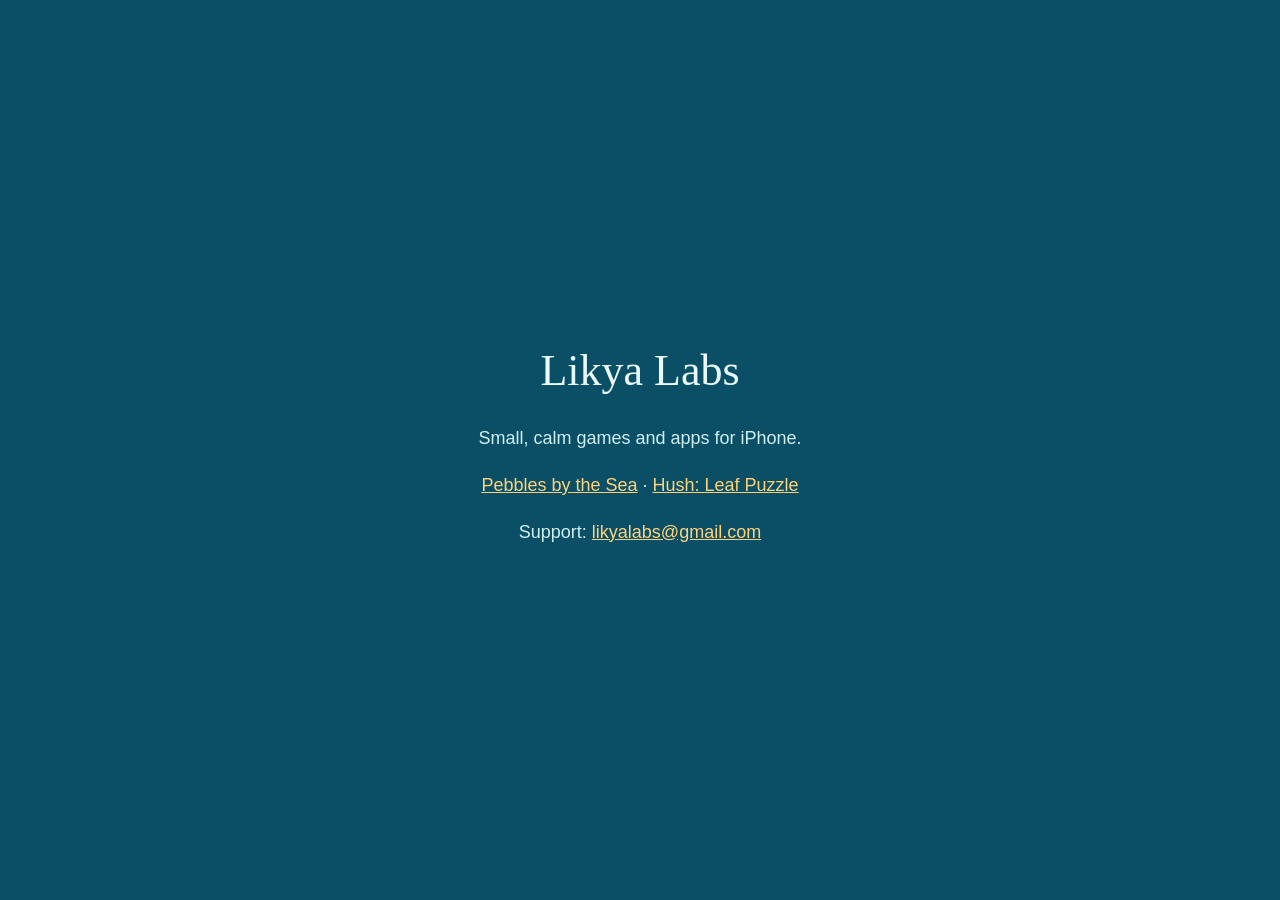
<file: index.html>
<!doctype html>
<html lang="en"><head><meta charset="utf-8"><meta name="viewport" content="width=device-width, initial-scale=1">
<title>Likya Labs</title>
<style>body{margin:0;background:#0a4f66;color:#e9fbff;font:18px/1.6 -apple-system,BlinkMacSystemFont,"Segoe UI",Roboto,sans-serif;display:flex;min-height:100vh;align-items:center;justify-content:center;text-align:center}
main{padding:40px 24px;max-width:560px}h1{font-family:Georgia,serif;font-weight:400;font-size:44px;margin:0}p{color:#cfeff3}a{color:#ffd27a}</style></head>
<body><main><h1>Likya Labs</h1><p>Small, calm games and apps for iPhone.</p>
<p><a href="pebbles/">Pebbles by the Sea</a> · <a href="hush/">Hush: Leaf Puzzle</a></p>
<p>Support: <a href="mailto:likyalabs@gmail.com">likyalabs@gmail.com</a></p></main></body></html>
</file>
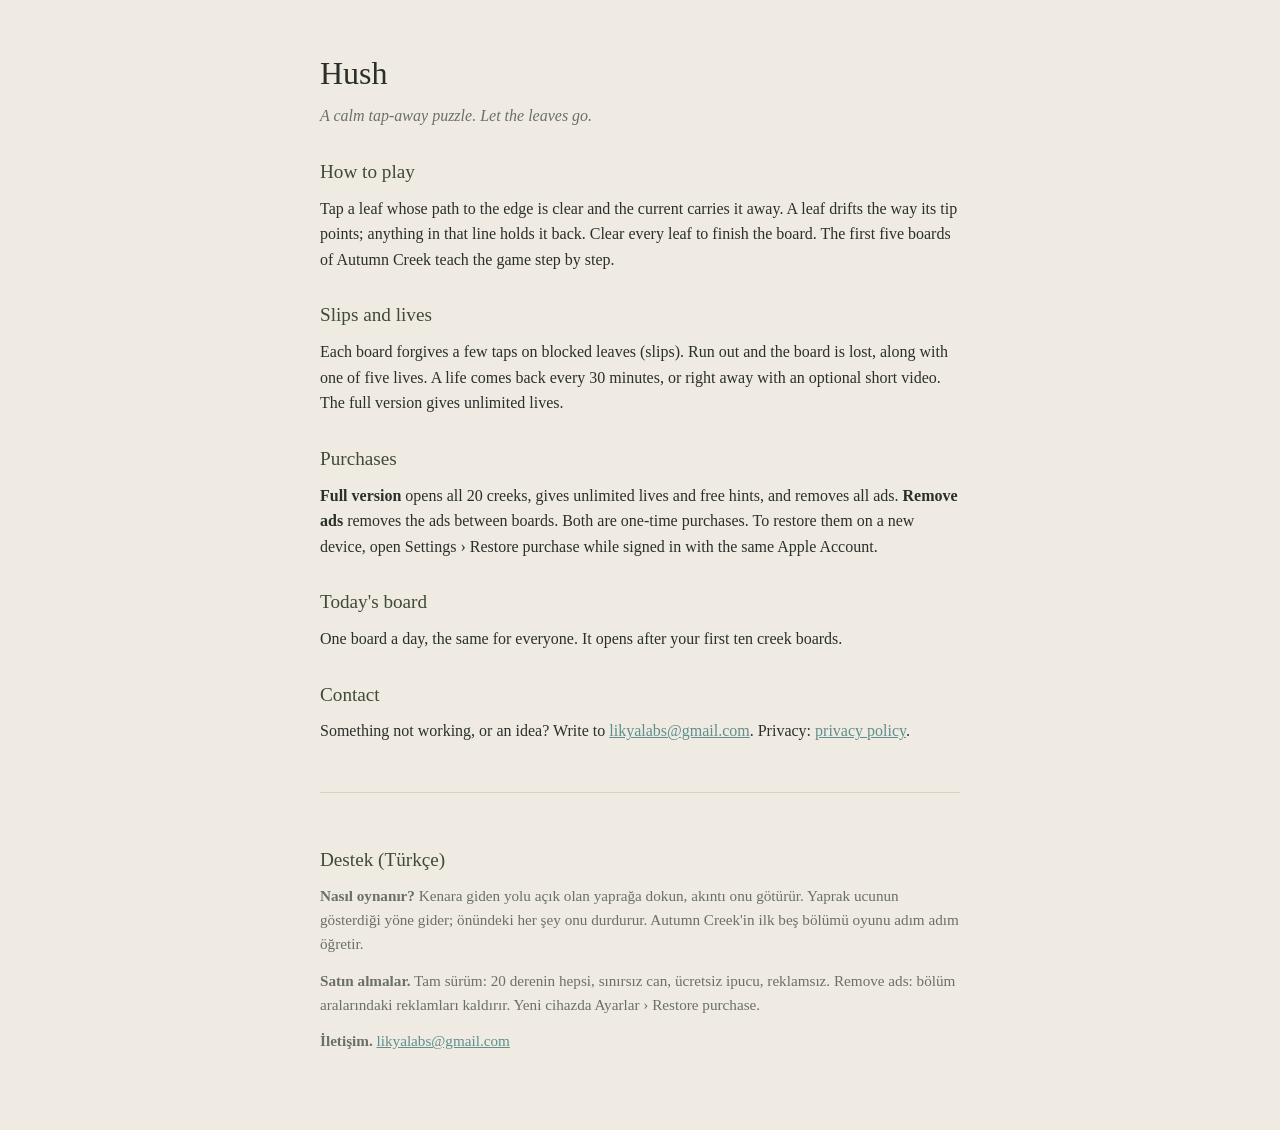
<file: hush/index.html>
<!doctype html>
<html lang="en">
<head>
<meta charset="utf-8">
<meta name="viewport" content="width=device-width, initial-scale=1">
<title>Hush — Support</title>
<link rel="stylesheet" href="style.css">
</head>
<body>
<main>
<h1>Hush</h1>
<p class="sub">A calm tap-away puzzle. Let the leaves go.</p>

<h2>How to play</h2>
<p>Tap a leaf whose path to the edge is clear and the current carries it away. A leaf drifts the way its tip points; anything in that line holds it back. Clear every leaf to finish the board. The first five boards of Autumn Creek teach the game step by step.</p>

<h2>Slips and lives</h2>
<p>Each board forgives a few taps on blocked leaves (slips). Run out and the board is lost, along with one of five lives. A life comes back every 30 minutes, or right away with an optional short video. The full version gives unlimited lives.</p>

<h2>Purchases</h2>
<p><b>Full version</b> opens all 20 creeks, gives unlimited lives and free hints, and removes all ads. <b>Remove ads</b> removes the ads between boards. Both are one-time purchases. To restore them on a new device, open Settings › Restore purchase while signed in with the same Apple Account.</p>

<h2>Today's board</h2>
<p>One board a day, the same for everyone. It opens after your first ten creek boards.</p>

<h2>Contact</h2>
<p>Something not working, or an idea? Write to <a href="mailto:likyalabs@gmail.com">likyalabs@gmail.com</a>. Privacy: <a href="privacy.html">privacy policy</a>.</p>

<div class="lang">
  <h2>Destek (Türkçe)</h2>
  <p><b>Nasıl oynanır?</b> Kenara giden yolu açık olan yaprağa dokun, akıntı onu götürür. Yaprak ucunun gösterdiği yöne gider; önündeki her şey onu durdurur. Autumn Creek'in ilk beş bölümü oyunu adım adım öğretir.</p>
  <p><b>Satın almalar.</b> Tam sürüm: 20 derenin hepsi, sınırsız can, ücretsiz ipucu, reklamsız. Remove ads: bölüm aralarındaki reklamları kaldırır. Yeni cihazda Ayarlar › Restore purchase.</p>
  <p><b>İletişim.</b> <a href="mailto:likyalabs@gmail.com">likyalabs@gmail.com</a></p>
</div>
</main>
</body>
</html>
</file>
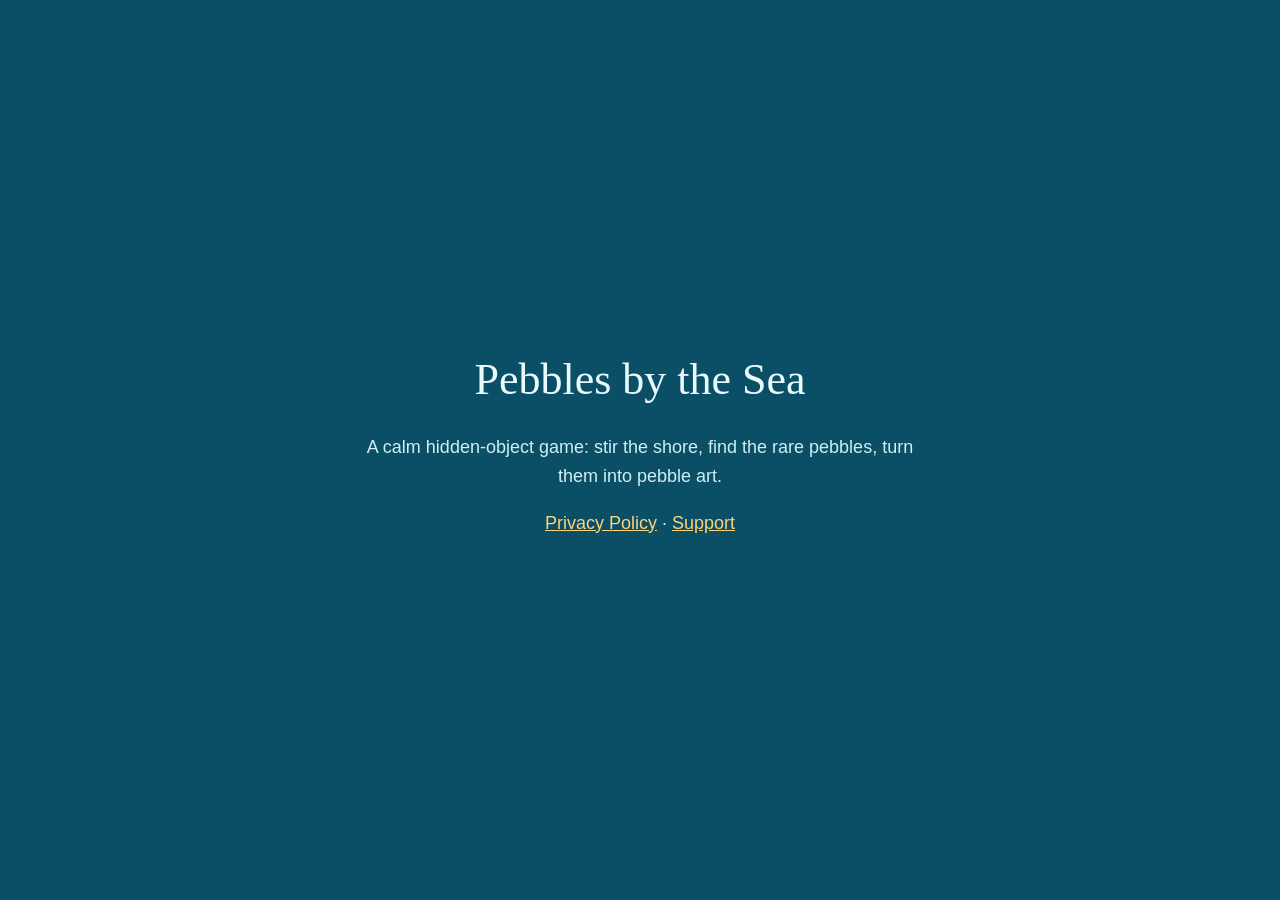
<file: pebbles/index.html>
<!doctype html>
<html lang="en"><head><meta charset="utf-8"><meta name="viewport" content="width=device-width, initial-scale=1">
<title>Pebbles by the Sea</title>
<style>body{margin:0;background:#0a4f66;color:#e9fbff;font:18px/1.6 -apple-system,BlinkMacSystemFont,"Segoe UI",Roboto,sans-serif;display:flex;min-height:100vh;align-items:center;justify-content:center;text-align:center}
main{padding:40px 24px;max-width:560px}h1{font-family:Georgia,serif;font-weight:400;font-size:44px;margin:0}p{color:#cfeff3}a{color:#ffd27a}</style></head>
<body><main><h1>Pebbles by the Sea</h1><p>A calm hidden-object game: stir the shore, find the rare pebbles, turn them into pebble art.</p>
<p><a href="privacy.html">Privacy Policy</a> · <a href="mailto:likyalabs@gmail.com">Support</a></p></main></body></html>
</file>
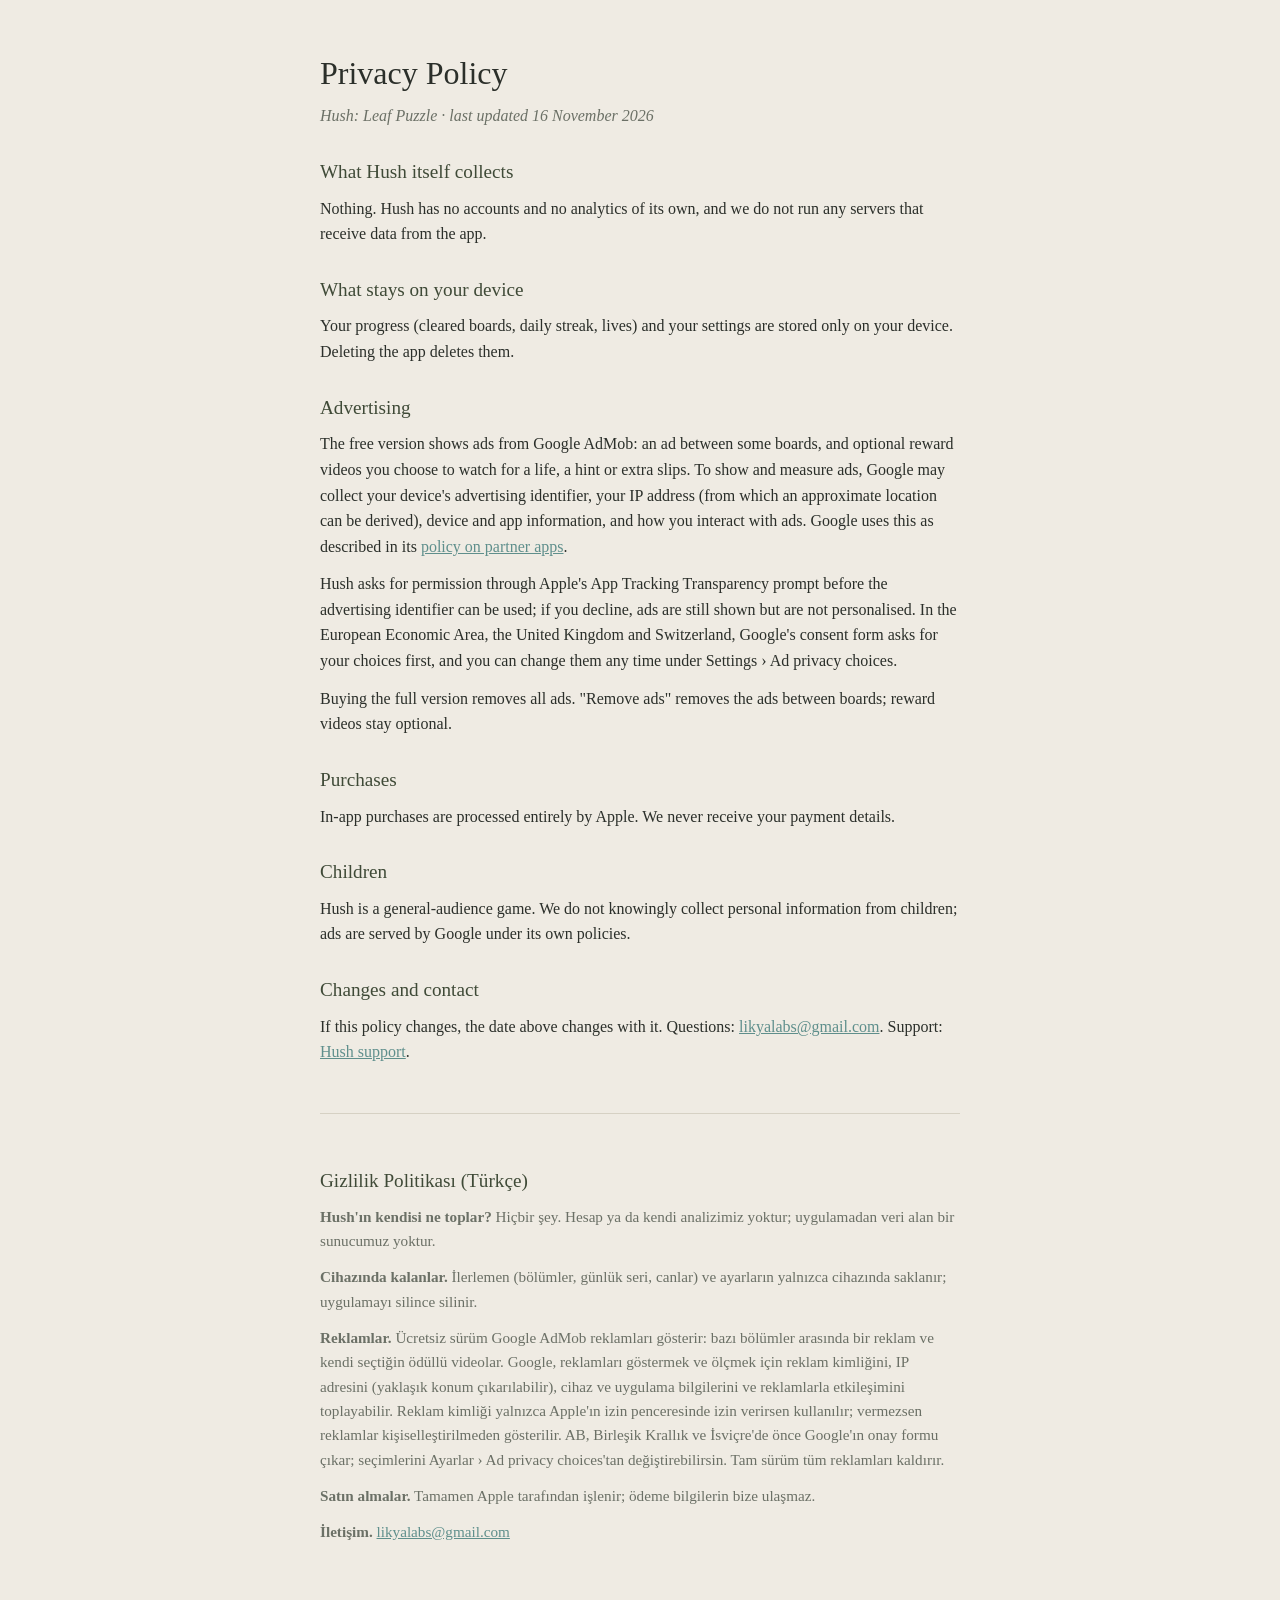
<file: hush/privacy.html>
<!doctype html>
<html lang="en">
<head>
<meta charset="utf-8">
<meta name="viewport" content="width=device-width, initial-scale=1">
<title>Hush — Privacy Policy</title>
<link rel="stylesheet" href="style.css">
</head>
<body>
<main>
<h1>Privacy Policy</h1>
<p class="sub">Hush: Leaf Puzzle · last updated 16 November 2026</p>

<h2>What Hush itself collects</h2>
<p>Nothing. Hush has no accounts and no analytics of its own, and we do not run any servers that receive data from the app.</p>

<h2>What stays on your device</h2>
<p>Your progress (cleared boards, daily streak, lives) and your settings are stored only on your device. Deleting the app deletes them.</p>

<h2>Advertising</h2>
<p>The free version shows ads from Google AdMob: an ad between some boards, and optional reward videos you choose to watch for a life, a hint or extra slips. To show and measure ads, Google may collect your device's advertising identifier, your IP address (from which an approximate location can be derived), device and app information, and how you interact with ads. Google uses this as described in its <a href="https://policies.google.com/technologies/partner-sites">policy on partner apps</a>.</p>
<p>Hush asks for permission through Apple's App Tracking Transparency prompt before the advertising identifier can be used; if you decline, ads are still shown but are not personalised. In the European Economic Area, the United Kingdom and Switzerland, Google's consent form asks for your choices first, and you can change them any time under Settings › Ad privacy choices.</p>
<p>Buying the full version removes all ads. "Remove ads" removes the ads between boards; reward videos stay optional.</p>

<h2>Purchases</h2>
<p>In-app purchases are processed entirely by Apple. We never receive your payment details.</p>

<h2>Children</h2>
<p>Hush is a general-audience game. We do not knowingly collect personal information from children; ads are served by Google under its own policies.</p>

<h2>Changes and contact</h2>
<p>If this policy changes, the date above changes with it. Questions: <a href="mailto:likyalabs@gmail.com">likyalabs@gmail.com</a>. Support: <a href="index.html">Hush support</a>.</p>

<div class="lang">
  <h2>Gizlilik Politikası (Türkçe)</h2>
  <p><b>Hush'ın kendisi ne toplar?</b> Hiçbir şey. Hesap ya da kendi analizimiz yoktur; uygulamadan veri alan bir sunucumuz yoktur.</p>
  <p><b>Cihazında kalanlar.</b> İlerlemen (bölümler, günlük seri, canlar) ve ayarların yalnızca cihazında saklanır; uygulamayı silince silinir.</p>
  <p><b>Reklamlar.</b> Ücretsiz sürüm Google AdMob reklamları gösterir: bazı bölümler arasında bir reklam ve kendi seçtiğin ödüllü videolar. Google, reklamları göstermek ve ölçmek için reklam kimliğini, IP adresini (yaklaşık konum çıkarılabilir), cihaz ve uygulama bilgilerini ve reklamlarla etkileşimini toplayabilir. Reklam kimliği yalnızca Apple'ın izin penceresinde izin verirsen kullanılır; vermezsen reklamlar kişiselleştirilmeden gösterilir. AB, Birleşik Krallık ve İsviçre'de önce Google'ın onay formu çıkar; seçimlerini Ayarlar › Ad privacy choices'tan değiştirebilirsin. Tam sürüm tüm reklamları kaldırır.</p>
  <p><b>Satın almalar.</b> Tamamen Apple tarafından işlenir; ödeme bilgilerin bize ulaşmaz.</p>
  <p><b>İletişim.</b> <a href="mailto:likyalabs@gmail.com">likyalabs@gmail.com</a></p>
</div>
</main>
</body>
</html>
</file>
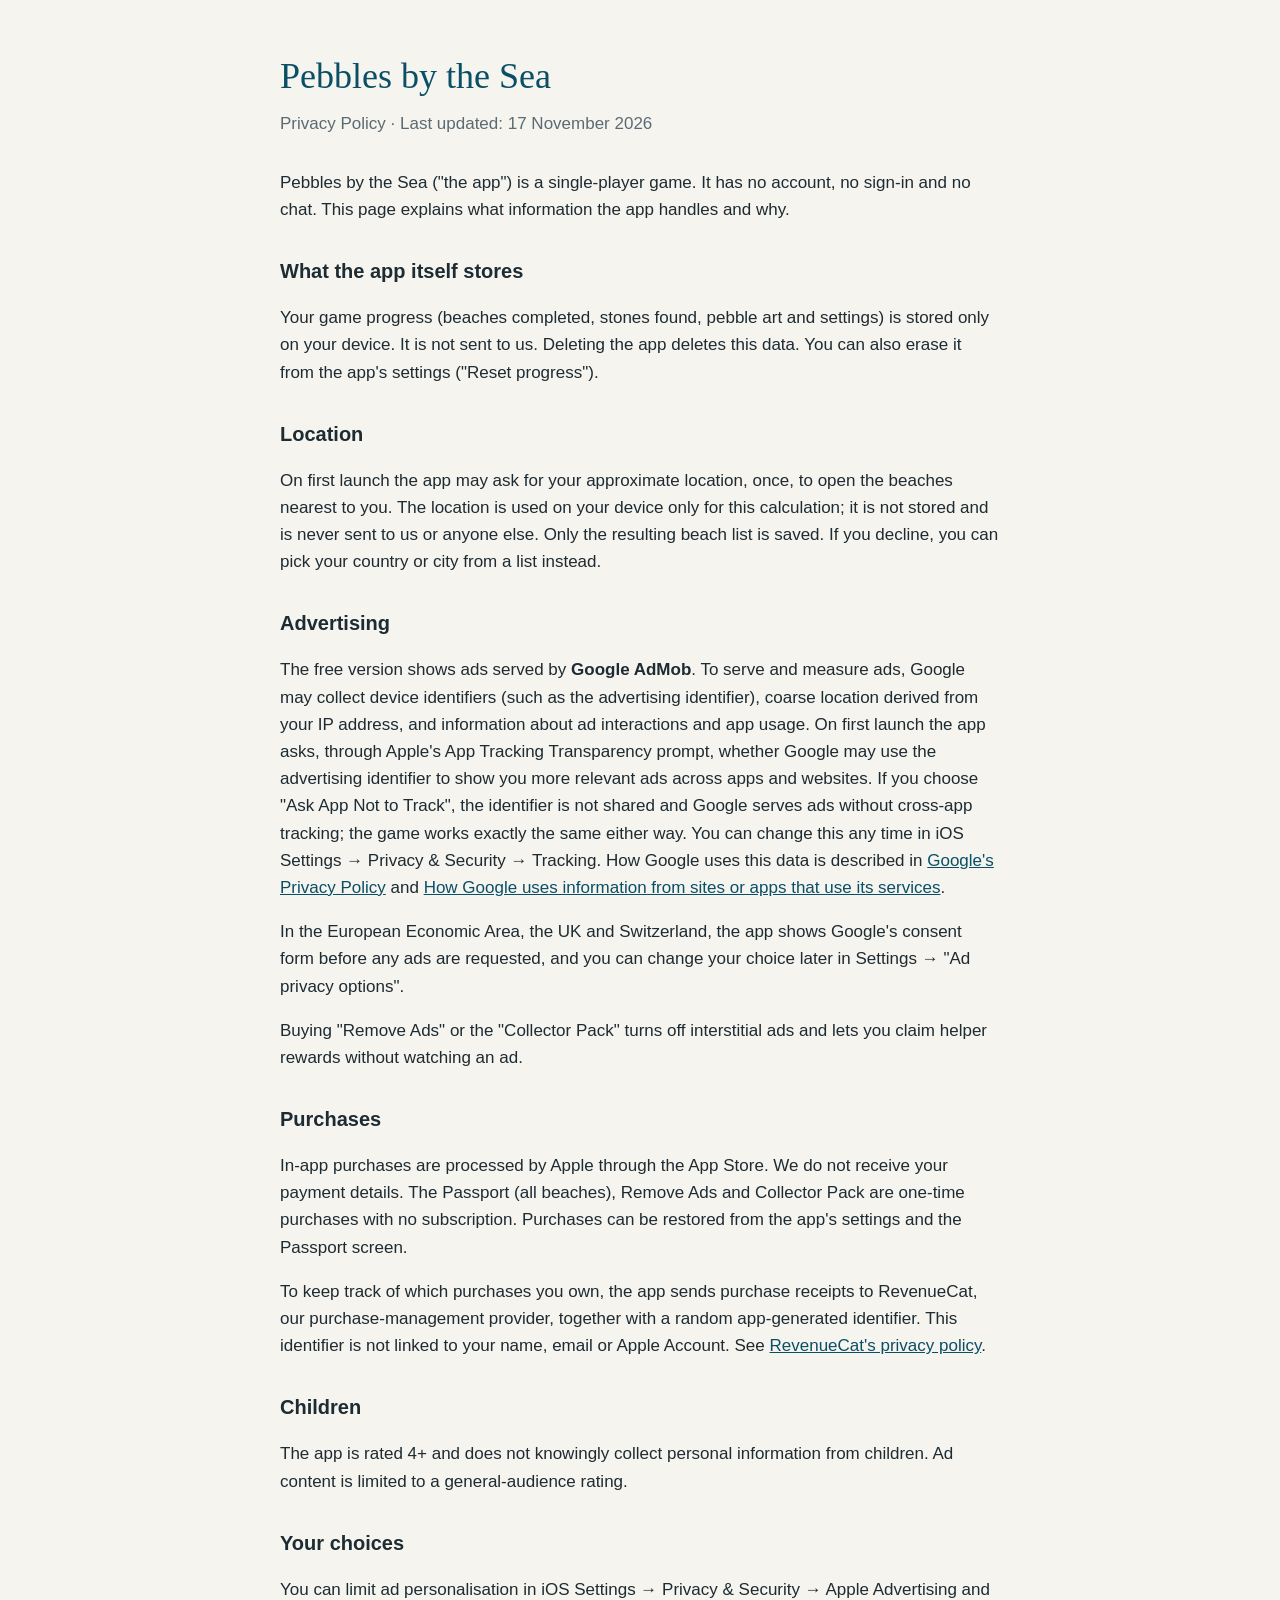
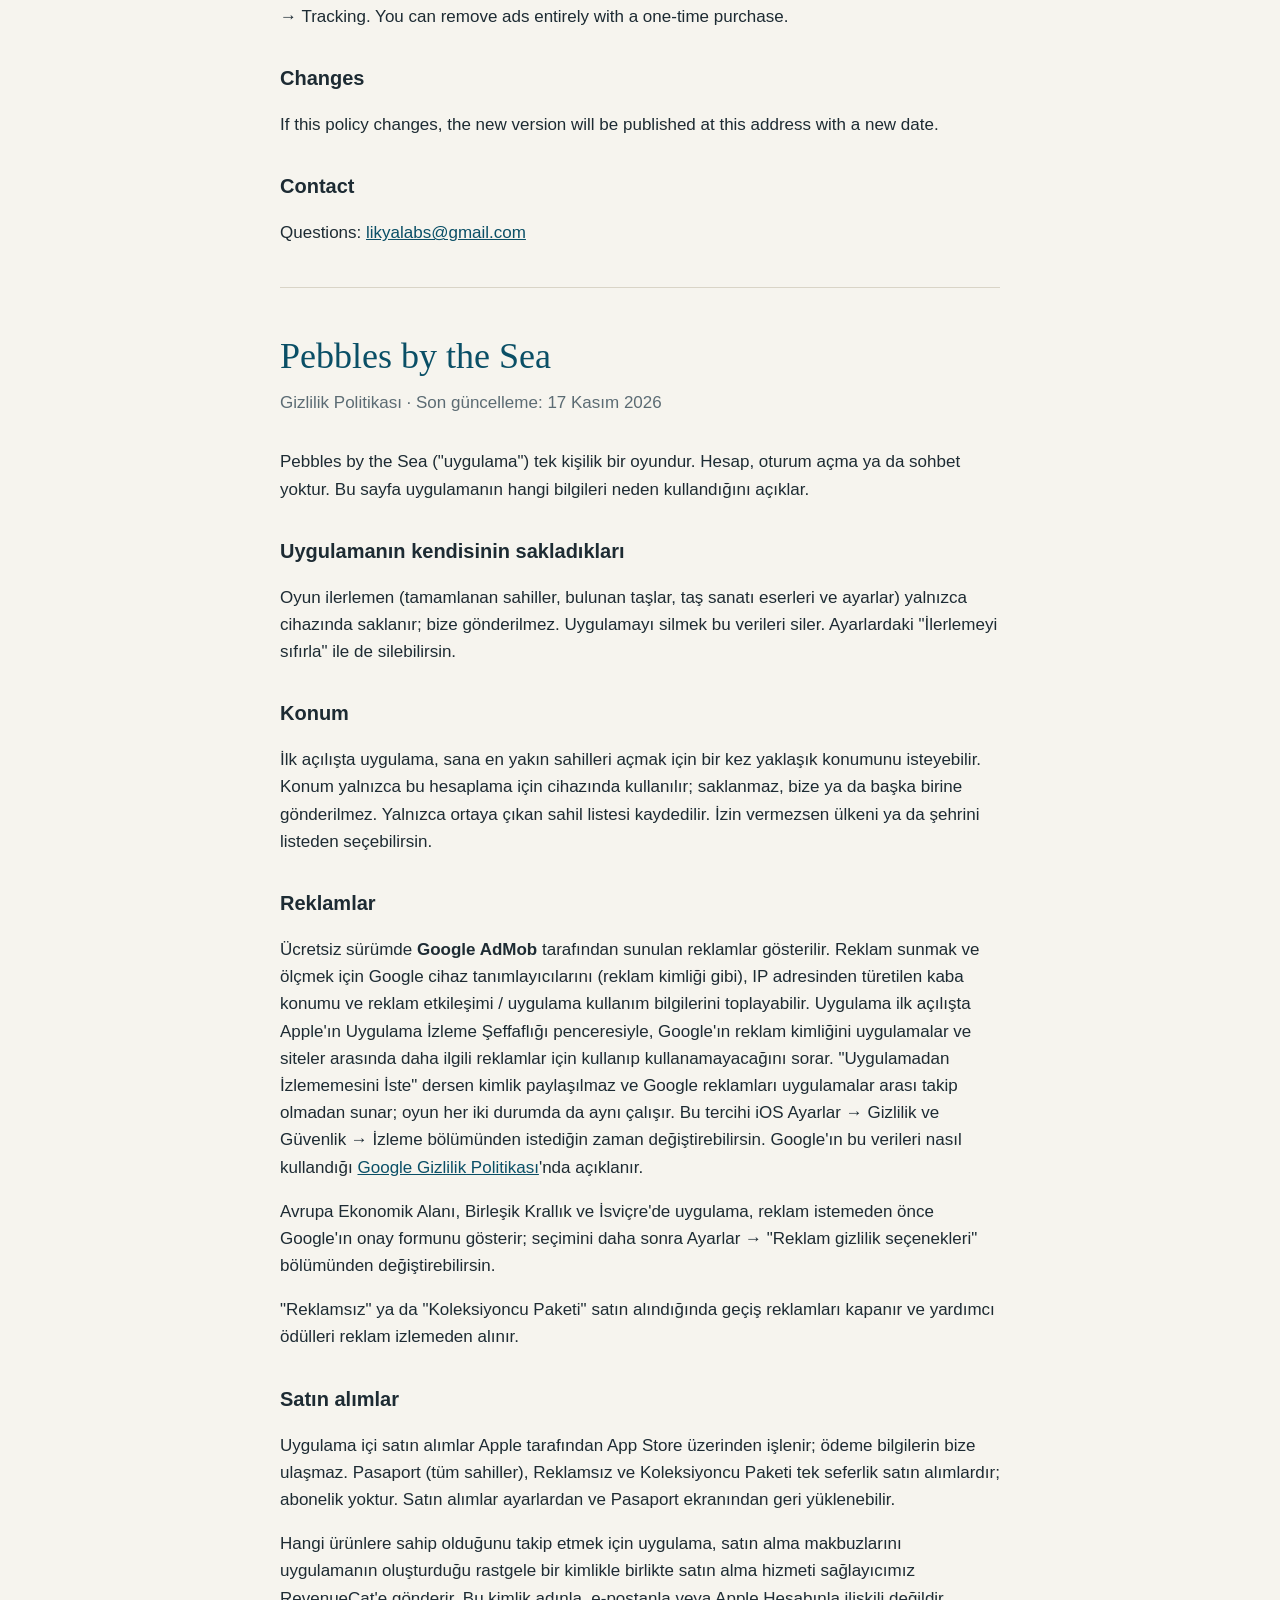
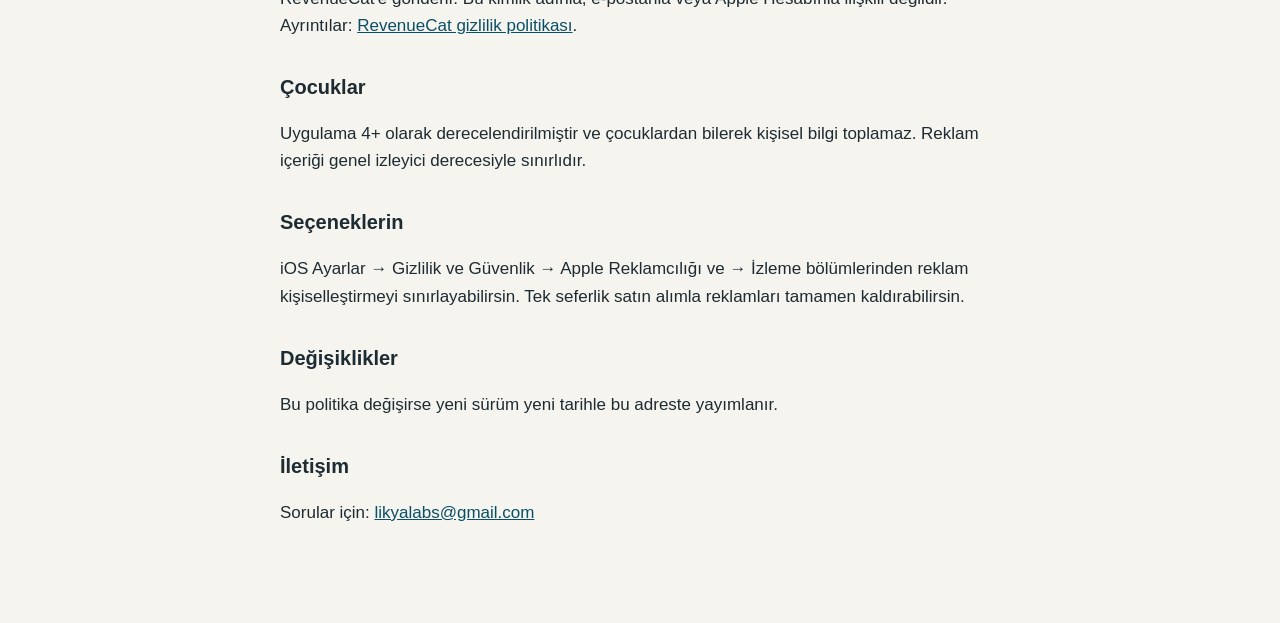
<file: pebbles/privacy.html>
<!doctype html>
<html lang="en">
<head>
<meta charset="utf-8">
<meta name="viewport" content="width=device-width, initial-scale=1">
<title>Pebbles by the Sea – Privacy Policy</title>
<style>
  :root { --bg:#f6f4ee; --ink:#1d2b33; --muted:#5b6b73; --accent:#0a4f66; }
  body { margin:0; background:var(--bg); color:var(--ink); font:17px/1.6 -apple-system, BlinkMacSystemFont, "Segoe UI", Roboto, sans-serif; }
  main { max-width:720px; margin:0 auto; padding:48px 20px 80px; }
  h1 { font-family: Georgia, "Times New Roman", serif; font-weight:400; font-size:36px; margin:0 0 4px; color:var(--accent); }
  .sub { color:var(--muted); margin-bottom:32px; }
  h2 { font-size:20px; margin:32px 0 8px; }
  a { color:var(--accent); }
  hr { border:0; border-top:1px solid #d9d4c7; margin:40px 0; }
  .tr h1, .tr h2 { }
</style>
</head>
<body>
<main>
  <h1>Pebbles by the Sea</h1>
  <div class="sub">Privacy Policy · Last updated: 17 November 2026</div>

  <p>Pebbles by the Sea ("the app") is a single-player game. It has no account, no sign-in and no chat. This page explains what information the app handles and why.</p>

  <h2>What the app itself stores</h2>
  <p>Your game progress (beaches completed, stones found, pebble art and settings) is stored only on your device. It is not sent to us. Deleting the app deletes this data. You can also erase it from the app's settings ("Reset progress").</p>

  <h2>Location</h2>
  <p>On first launch the app may ask for your approximate location, once, to open the beaches nearest to you. The location is used on your device only for this calculation; it is not stored and is never sent to us or anyone else. Only the resulting beach list is saved. If you decline, you can pick your country or city from a list instead.</p>

  <h2>Advertising</h2>
  <p>The free version shows ads served by <strong>Google AdMob</strong>. To serve and measure ads, Google may collect device identifiers (such as the advertising identifier), coarse location derived from your IP address, and information about ad interactions and app usage. On first launch the app asks, through Apple's App Tracking Transparency prompt, whether Google may use the advertising identifier to show you more relevant ads across apps and websites. If you choose "Ask App Not to Track", the identifier is not shared and Google serves ads without cross-app tracking; the game works exactly the same either way. You can change this any time in iOS Settings → Privacy &amp; Security → Tracking. How Google uses this data is described in <a href="https://policies.google.com/privacy">Google's Privacy Policy</a> and <a href="https://policies.google.com/technologies/partner-sites">How Google uses information from sites or apps that use its services</a>.</p>
  <p>In the European Economic Area, the UK and Switzerland, the app shows Google's consent form before any ads are requested, and you can change your choice later in Settings → "Ad privacy options".</p>
  <p>Buying "Remove Ads" or the "Collector Pack" turns off interstitial ads and lets you claim helper rewards without watching an ad.</p>

  <h2>Purchases</h2>
  <p>In-app purchases are processed by Apple through the App Store. We do not receive your payment details. The Passport (all beaches), Remove Ads and Collector Pack are one-time purchases with no subscription. Purchases can be restored from the app's settings and the Passport screen.</p>
  <p>To keep track of which purchases you own, the app sends purchase receipts to RevenueCat, our purchase-management provider, together with a random app-generated identifier. This identifier is not linked to your name, email or Apple Account. See <a href="https://www.revenuecat.com/privacy">RevenueCat's privacy policy</a>.</p>

  <h2>Children</h2>
  <p>The app is rated 4+ and does not knowingly collect personal information from children. Ad content is limited to a general-audience rating.</p>

  <h2>Your choices</h2>
  <p>You can limit ad personalisation in iOS Settings → Privacy &amp; Security → Apple Advertising and → Tracking. You can remove ads entirely with a one-time purchase.</p>

  <h2>Changes</h2>
  <p>If this policy changes, the new version will be published at this address with a new date.</p>

  <h2>Contact</h2>
  <p>Questions: <a href="mailto:likyalabs@gmail.com">likyalabs@gmail.com</a></p>

  <hr>

  <div class="tr">
  <h1>Pebbles by the Sea</h1>
  <div class="sub">Gizlilik Politikası · Son güncelleme: 17 Kasım 2026</div>

  <p>Pebbles by the Sea ("uygulama") tek kişilik bir oyundur. Hesap, oturum açma ya da sohbet yoktur. Bu sayfa uygulamanın hangi bilgileri neden kullandığını açıklar.</p>

  <h2>Uygulamanın kendisinin sakladıkları</h2>
  <p>Oyun ilerlemen (tamamlanan sahiller, bulunan taşlar, taş sanatı eserleri ve ayarlar) yalnızca cihazında saklanır; bize gönderilmez. Uygulamayı silmek bu verileri siler. Ayarlardaki "İlerlemeyi sıfırla" ile de silebilirsin.</p>

  <h2>Konum</h2>
  <p>İlk açılışta uygulama, sana en yakın sahilleri açmak için bir kez yaklaşık konumunu isteyebilir. Konum yalnızca bu hesaplama için cihazında kullanılır; saklanmaz, bize ya da başka birine gönderilmez. Yalnızca ortaya çıkan sahil listesi kaydedilir. İzin vermezsen ülkeni ya da şehrini listeden seçebilirsin.</p>

  <h2>Reklamlar</h2>
  <p>Ücretsiz sürümde <strong>Google AdMob</strong> tarafından sunulan reklamlar gösterilir. Reklam sunmak ve ölçmek için Google cihaz tanımlayıcılarını (reklam kimliği gibi), IP adresinden türetilen kaba konumu ve reklam etkileşimi / uygulama kullanım bilgilerini toplayabilir. Uygulama ilk açılışta Apple'ın Uygulama İzleme Şeffaflığı penceresiyle, Google'ın reklam kimliğini uygulamalar ve siteler arasında daha ilgili reklamlar için kullanıp kullanamayacağını sorar. "Uygulamadan İzlememesini İste" dersen kimlik paylaşılmaz ve Google reklamları uygulamalar arası takip olmadan sunar; oyun her iki durumda da aynı çalışır. Bu tercihi iOS Ayarlar → Gizlilik ve Güvenlik → İzleme bölümünden istediğin zaman değiştirebilirsin. Google'ın bu verileri nasıl kullandığı <a href="https://policies.google.com/privacy?hl=tr">Google Gizlilik Politikası</a>'nda açıklanır.</p>
  <p>Avrupa Ekonomik Alanı, Birleşik Krallık ve İsviçre'de uygulama, reklam istemeden önce Google'ın onay formunu gösterir; seçimini daha sonra Ayarlar → "Reklam gizlilik seçenekleri" bölümünden değiştirebilirsin.</p>
  <p>"Reklamsız" ya da "Koleksiyoncu Paketi" satın alındığında geçiş reklamları kapanır ve yardımcı ödülleri reklam izlemeden alınır.</p>

  <h2>Satın alımlar</h2>
  <p>Uygulama içi satın alımlar Apple tarafından App Store üzerinden işlenir; ödeme bilgilerin bize ulaşmaz. Pasaport (tüm sahiller), Reklamsız ve Koleksiyoncu Paketi tek seferlik satın alımlardır; abonelik yoktur. Satın alımlar ayarlardan ve Pasaport ekranından geri yüklenebilir.</p>
  <p>Hangi ürünlere sahip olduğunu takip etmek için uygulama, satın alma makbuzlarını uygulamanın oluşturduğu rastgele bir kimlikle birlikte satın alma hizmeti sağlayıcımız RevenueCat'e gönderir. Bu kimlik adınla, e-postanla veya Apple Hesabınla ilişkili değildir. Ayrıntılar: <a href="https://www.revenuecat.com/privacy">RevenueCat gizlilik politikası</a>.</p>

  <h2>Çocuklar</h2>
  <p>Uygulama 4+ olarak derecelendirilmiştir ve çocuklardan bilerek kişisel bilgi toplamaz. Reklam içeriği genel izleyici derecesiyle sınırlıdır.</p>

  <h2>Seçeneklerin</h2>
  <p>iOS Ayarlar → Gizlilik ve Güvenlik → Apple Reklamcılığı ve → İzleme bölümlerinden reklam kişiselleştirmeyi sınırlayabilirsin. Tek seferlik satın alımla reklamları tamamen kaldırabilirsin.</p>

  <h2>Değişiklikler</h2>
  <p>Bu politika değişirse yeni sürüm yeni tarihle bu adreste yayımlanır.</p>

  <h2>İletişim</h2>
  <p>Sorular için: <a href="mailto:likyalabs@gmail.com">likyalabs@gmail.com</a></p>
  </div>
</main>
</body>
</html>
</file>
<file: hush/style.css>
:root { --paper:#EFEBE3; --ink:#2B2F2A; --sage:#3F4A37; --breath:#5F8F8C; --muted:#6B7066; }
body { margin:0; background:var(--paper); color:var(--ink); font-family: Georgia, "Times New Roman", serif; line-height:1.6; }
main { max-width: 640px; margin: 0 auto; padding: 48px 20px 64px; }
h1 { font-weight: normal; font-size: 2rem; margin: 0 0 4px; }
.sub { color: var(--muted); font-style: italic; margin: 0 0 28px; }
h2 { font-weight: normal; font-size: 1.2rem; margin: 28px 0 8px; color: var(--sage); }
a { color: var(--breath); }
p, li { margin: 0 0 12px; }
.lang { font-size: .95rem; color: var(--muted); margin-top: 48px; border-top: 1px solid #d6d1c4; padding-top: 24px; }
</file>
